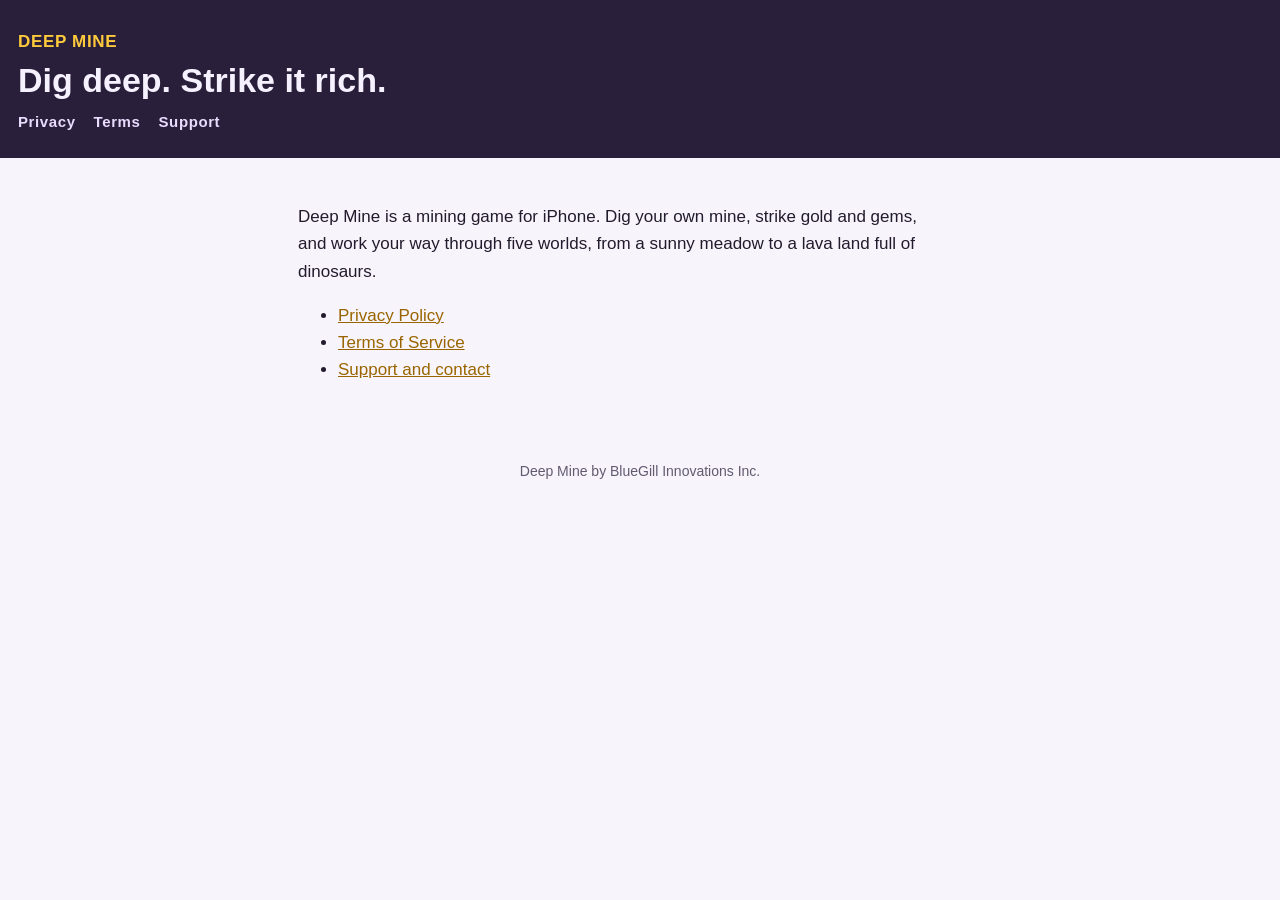
<file: index.html>
<!doctype html>
<html lang="en">
<head>
<meta charset="utf-8">
<meta name="viewport" content="width=device-width, initial-scale=1, viewport-fit=cover">
<title>Deep Mine</title>
<link rel="stylesheet" href="style.css">
</head>
<body>
<header>
  <a href="index.html">DEEP MINE</a>
  <h1>Dig deep. Strike it rich.</h1>
  <nav><a href="privacy.html">Privacy</a><a href="terms.html">Terms</a><a href="support.html">Support</a></nav>
</header>
<main>
  <p>Deep Mine is a mining game for iPhone. Dig your own mine, strike gold and gems, and work your way through five worlds, from a sunny meadow to a lava land full of dinosaurs.</p>
  <ul>
    <li><a href="privacy.html">Privacy Policy</a></li>
    <li><a href="terms.html">Terms of Service</a></li>
    <li><a href="support.html">Support and contact</a></li>
  </ul>
</main>
<footer>Deep Mine by BlueGill Innovations Inc.</footer>
</body>
</html>
</file>
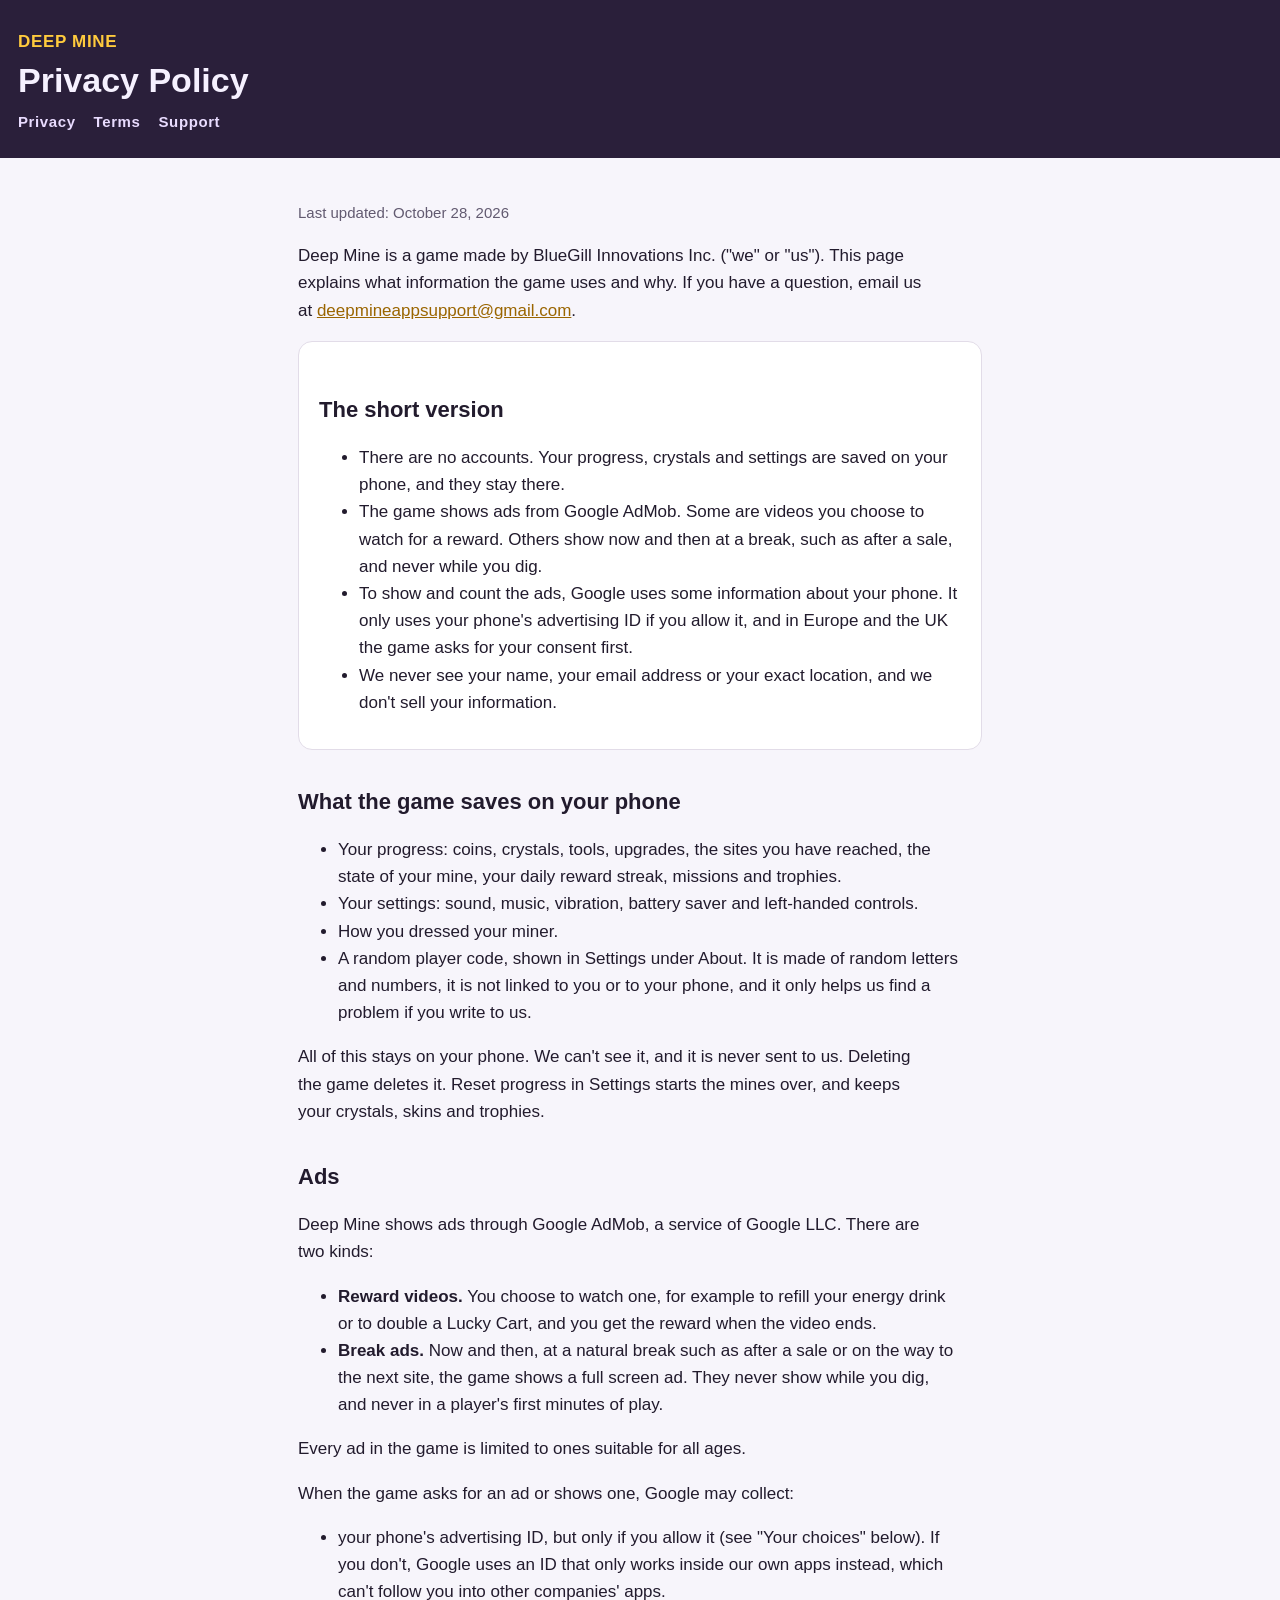
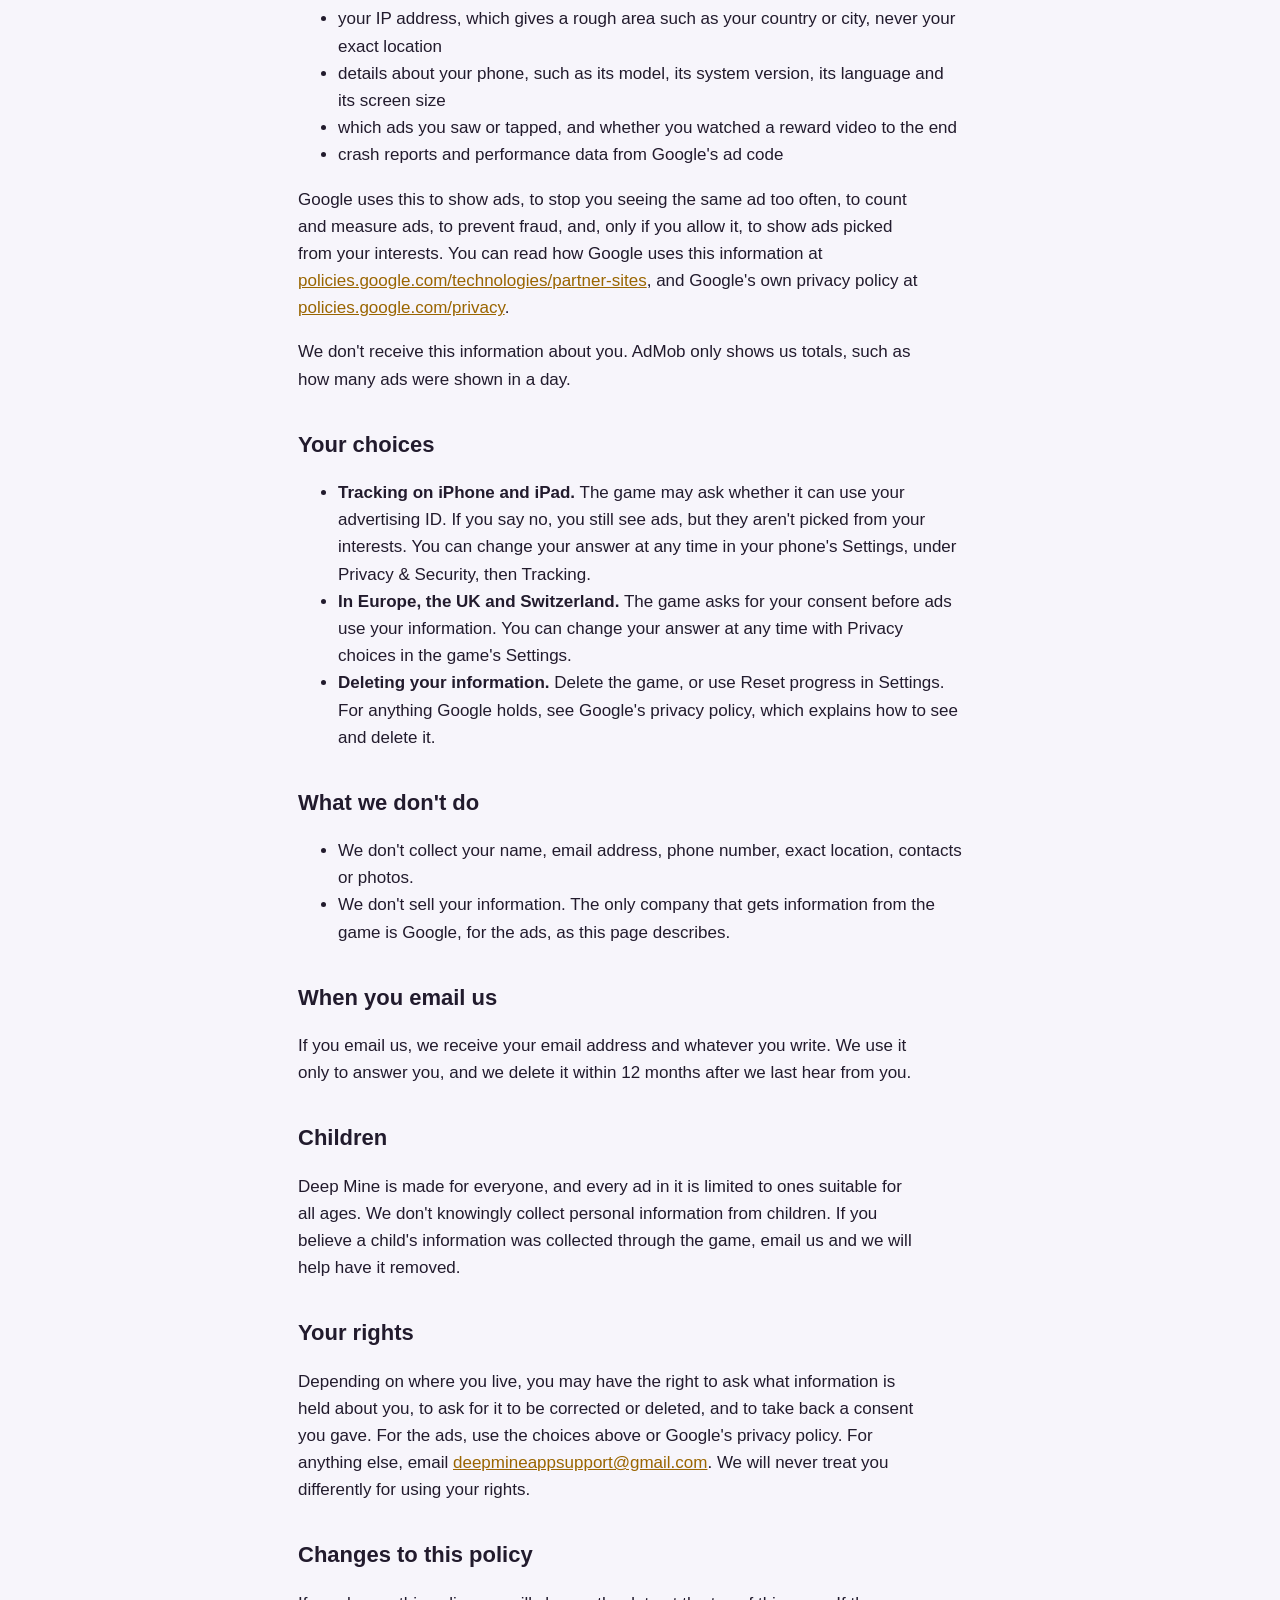
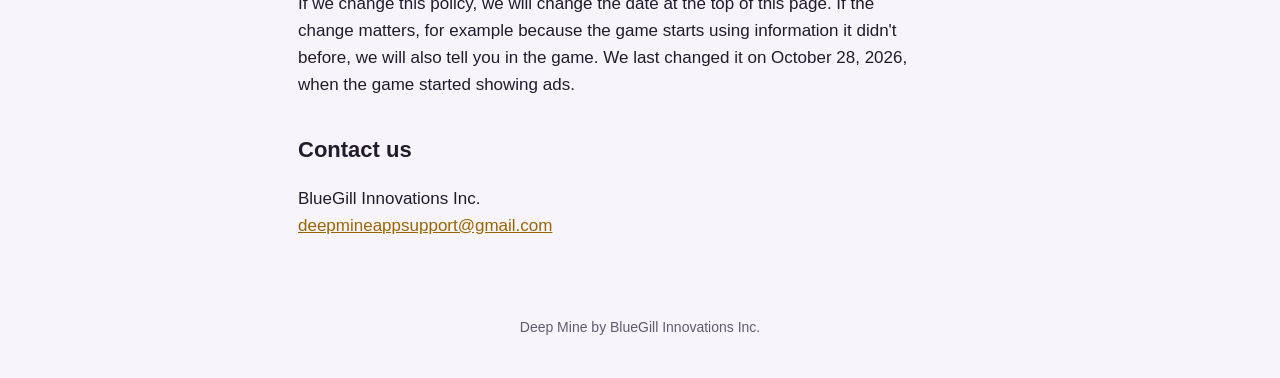
<file: privacy.html>
<!doctype html>
<html lang="en">
<head>
<meta charset="utf-8">
<meta name="viewport" content="width=device-width, initial-scale=1, viewport-fit=cover">
<title>Deep Mine Privacy Policy</title>
<link rel="stylesheet" href="style.css">
</head>
<body>
<header>
  <a href="index.html">DEEP MINE</a>
  <h1>Privacy Policy</h1>
  <nav><a href="privacy.html">Privacy</a><a href="terms.html">Terms</a><a href="support.html">Support</a></nav>
</header>
<main>
  <p class="updated">Last updated: October 28, 2026</p>
  <p>Deep Mine is a game made by BlueGill Innovations Inc. ("we" or "us"). This page explains what information the game uses and why. If you have a question, email us at <a href="mailto:deepmineappsupport@gmail.com">deepmineappsupport@gmail.com</a>.</p>

  <div class="box">
    <h2>The short version</h2>
    <ul>
      <li>There are no accounts. Your progress, crystals and settings are saved on your phone, and they stay there.</li>
      <li>The game shows ads from Google AdMob. Some are videos you choose to watch for a reward. Others show now and then at a break, such as after a sale, and never while you dig.</li>
      <li>To show and count the ads, Google uses some information about your phone. It only uses your phone's advertising ID if you allow it, and in Europe and the UK the game asks for your consent first.</li>
      <li>We never see your name, your email address or your exact location, and we don't sell your information.</li>
    </ul>
  </div>

  <h2>What the game saves on your phone</h2>
  <ul>
    <li>Your progress: coins, crystals, tools, upgrades, the sites you have reached, the state of your mine, your daily reward streak, missions and trophies.</li>
    <li>Your settings: sound, music, vibration, battery saver and left-handed controls.</li>
    <li>How you dressed your miner.</li>
    <li>A random player code, shown in Settings under About. It is made of random letters and numbers, it is not linked to you or to your phone, and it only helps us find a problem if you write to us.</li>
  </ul>
  <p>All of this stays on your phone. We can't see it, and it is never sent to us. Deleting the game deletes it. Reset progress in Settings starts the mines over, and keeps your crystals, skins and trophies.</p>

  <h2>Ads</h2>
  <p>Deep Mine shows ads through Google AdMob, a service of Google LLC. There are two kinds:</p>
  <ul>
    <li><strong>Reward videos.</strong> You choose to watch one, for example to refill your energy drink or to double a Lucky Cart, and you get the reward when the video ends.</li>
    <li><strong>Break ads.</strong> Now and then, at a natural break such as after a sale or on the way to the next site, the game shows a full screen ad. They never show while you dig, and never in a player's first minutes of play.</li>
  </ul>
  <p>Every ad in the game is limited to ones suitable for all ages.</p>
  <p>When the game asks for an ad or shows one, Google may collect:</p>
  <ul>
    <li>your phone's advertising ID, but only if you allow it (see "Your choices" below). If you don't, Google uses an ID that only works inside our own apps instead, which can't follow you into other companies' apps.</li>
    <li>your IP address, which gives a rough area such as your country or city, never your exact location</li>
    <li>details about your phone, such as its model, its system version, its language and its screen size</li>
    <li>which ads you saw or tapped, and whether you watched a reward video to the end</li>
    <li>crash reports and performance data from Google's ad code</li>
  </ul>
  <p>Google uses this to show ads, to stop you seeing the same ad too often, to count and measure ads, to prevent fraud, and, only if you allow it, to show ads picked from your interests. You can read how Google uses this information at <a href="https://policies.google.com/technologies/partner-sites">policies.google.com/technologies/partner-sites</a>, and Google's own privacy policy at <a href="https://policies.google.com/privacy">policies.google.com/privacy</a>.</p>
  <p>We don't receive this information about you. AdMob only shows us totals, such as how many ads were shown in a day.</p>

  <h2>Your choices</h2>
  <ul>
    <li><strong>Tracking on iPhone and iPad.</strong> The game may ask whether it can use your advertising ID. If you say no, you still see ads, but they aren't picked from your interests. You can change your answer at any time in your phone's Settings, under Privacy &amp; Security, then Tracking.</li>
    <li><strong>In Europe, the UK and Switzerland.</strong> The game asks for your consent before ads use your information. You can change your answer at any time with Privacy choices in the game's Settings.</li>
    <li><strong>Deleting your information.</strong> Delete the game, or use Reset progress in Settings. For anything Google holds, see Google's privacy policy, which explains how to see and delete it.</li>
  </ul>

  <h2>What we don't do</h2>
  <ul>
    <li>We don't collect your name, email address, phone number, exact location, contacts or photos.</li>
    <li>We don't sell your information. The only company that gets information from the game is Google, for the ads, as this page describes.</li>
  </ul>

  <h2>When you email us</h2>
  <p>If you email us, we receive your email address and whatever you write. We use it only to answer you, and we delete it within 12 months after we last hear from you.</p>

  <h2>Children</h2>
  <p>Deep Mine is made for everyone, and every ad in it is limited to ones suitable for all ages. We don't knowingly collect personal information from children. If you believe a child's information was collected through the game, email us and we will help have it removed.</p>

  <h2>Your rights</h2>
  <p>Depending on where you live, you may have the right to ask what information is held about you, to ask for it to be corrected or deleted, and to take back a consent you gave. For the ads, use the choices above or Google's privacy policy. For anything else, email <a href="mailto:deepmineappsupport@gmail.com">deepmineappsupport@gmail.com</a>. We will never treat you differently for using your rights.</p>

  <h2>Changes to this policy</h2>
  <p>If we change this policy, we will change the date at the top of this page. If the change matters, for example because the game starts using information it didn't before, we will also tell you in the game. We last changed it on October 28, 2026, when the game started showing ads.</p>

  <h2>Contact us</h2>
  <p>BlueGill Innovations Inc.<br><a href="mailto:deepmineappsupport@gmail.com">deepmineappsupport@gmail.com</a></p>
</main>
<footer>Deep Mine by BlueGill Innovations Inc.</footer>
</body>
</html>
</file>
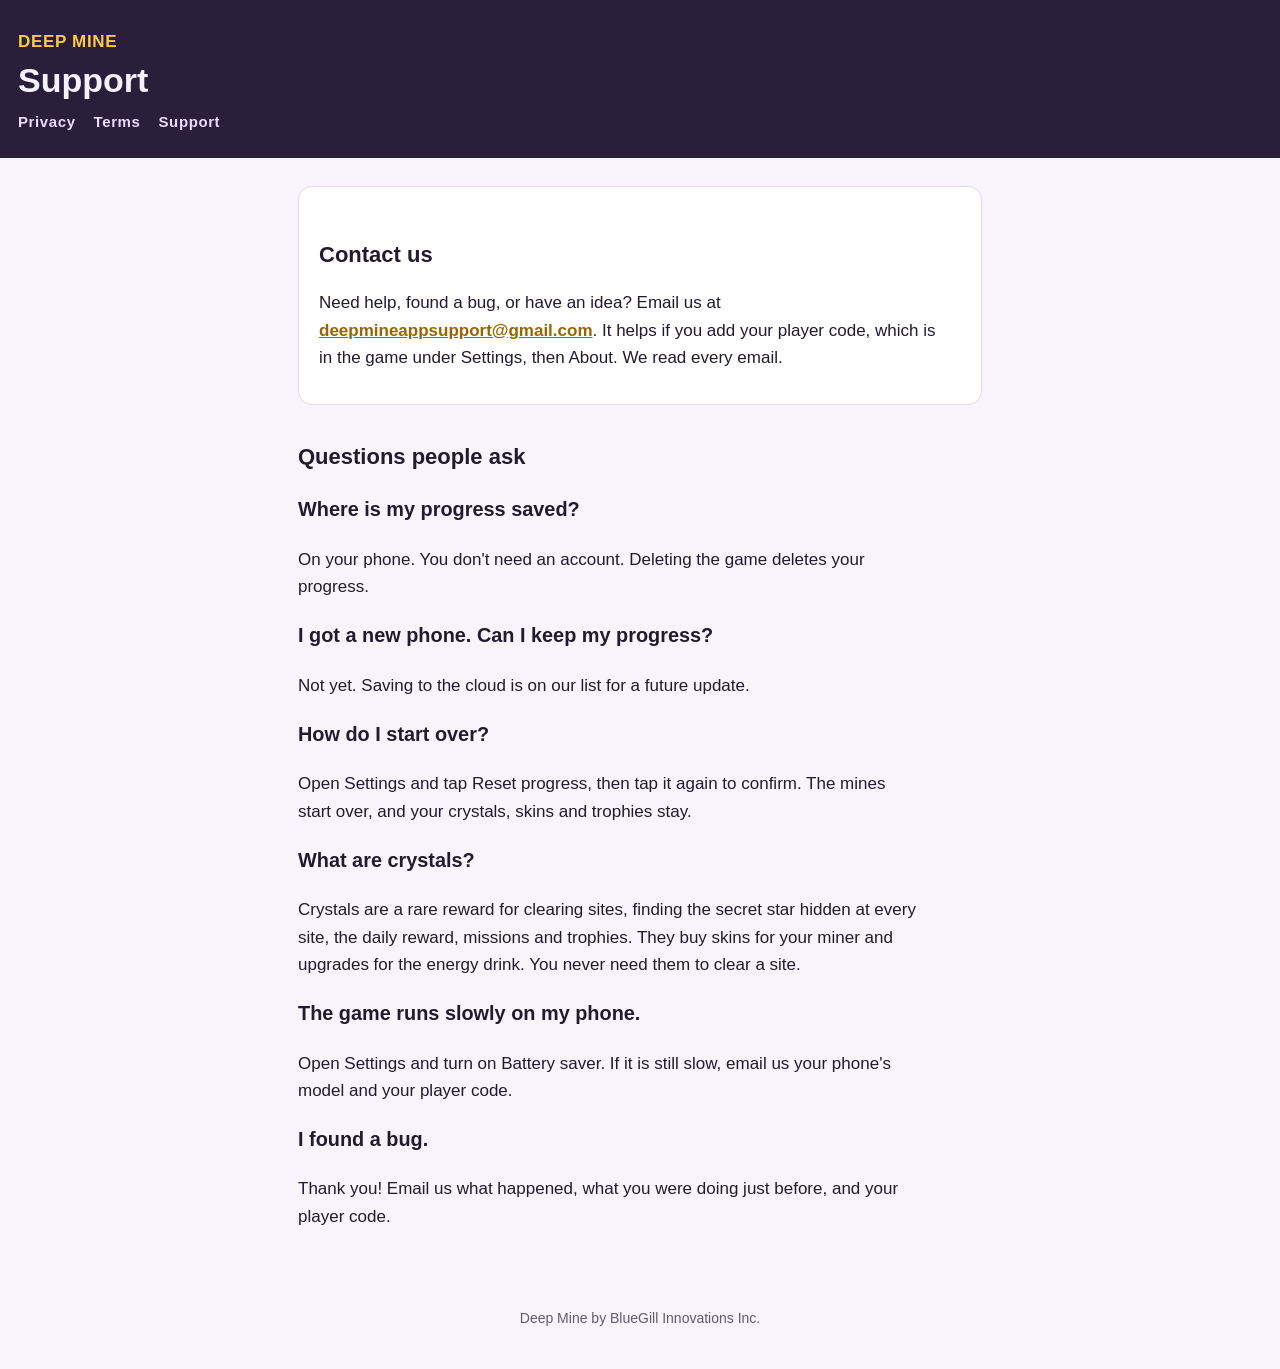
<file: support.html>
<!doctype html>
<html lang="en">
<head>
<meta charset="utf-8">
<meta name="viewport" content="width=device-width, initial-scale=1, viewport-fit=cover">
<title>Deep Mine Support</title>
<link rel="stylesheet" href="style.css">
</head>
<body>
<header>
  <a href="index.html">DEEP MINE</a>
  <h1>Support</h1>
  <nav><a href="privacy.html">Privacy</a><a href="terms.html">Terms</a><a href="support.html">Support</a></nav>
</header>
<main>
  <div class="box">
    <h2>Contact us</h2>
    <p>Need help, found a bug, or have an idea? Email us at <a href="mailto:deepmineappsupport@gmail.com"><strong>deepmineappsupport@gmail.com</strong></a>. It helps if you add your player code, which is in the game under Settings, then About. We read every email.</p>
  </div>

  <h2>Questions people ask</h2>

  <h3>Where is my progress saved?</h3>
  <p>On your phone. You don't need an account. Deleting the game deletes your progress.</p>

  <h3>I got a new phone. Can I keep my progress?</h3>
  <p>Not yet. Saving to the cloud is on our list for a future update.</p>

  <h3>How do I start over?</h3>
  <p>Open Settings and tap Reset progress, then tap it again to confirm. The mines start over, and your crystals, skins and trophies stay.</p>

  <h3>What are crystals?</h3>
  <p>Crystals are a rare reward for clearing sites, finding the secret star hidden at every site, the daily reward, missions and trophies. They buy skins for your miner and upgrades for the energy drink. You never need them to clear a site.</p>

  <h3>The game runs slowly on my phone.</h3>
  <p>Open Settings and turn on Battery saver. If it is still slow, email us your phone's model and your player code.</p>

  <h3>I found a bug.</h3>
  <p>Thank you! Email us what happened, what you were doing just before, and your player code.</p>
</main>
<footer>Deep Mine by BlueGill Innovations Inc.</footer>
</body>
</html>
</file>
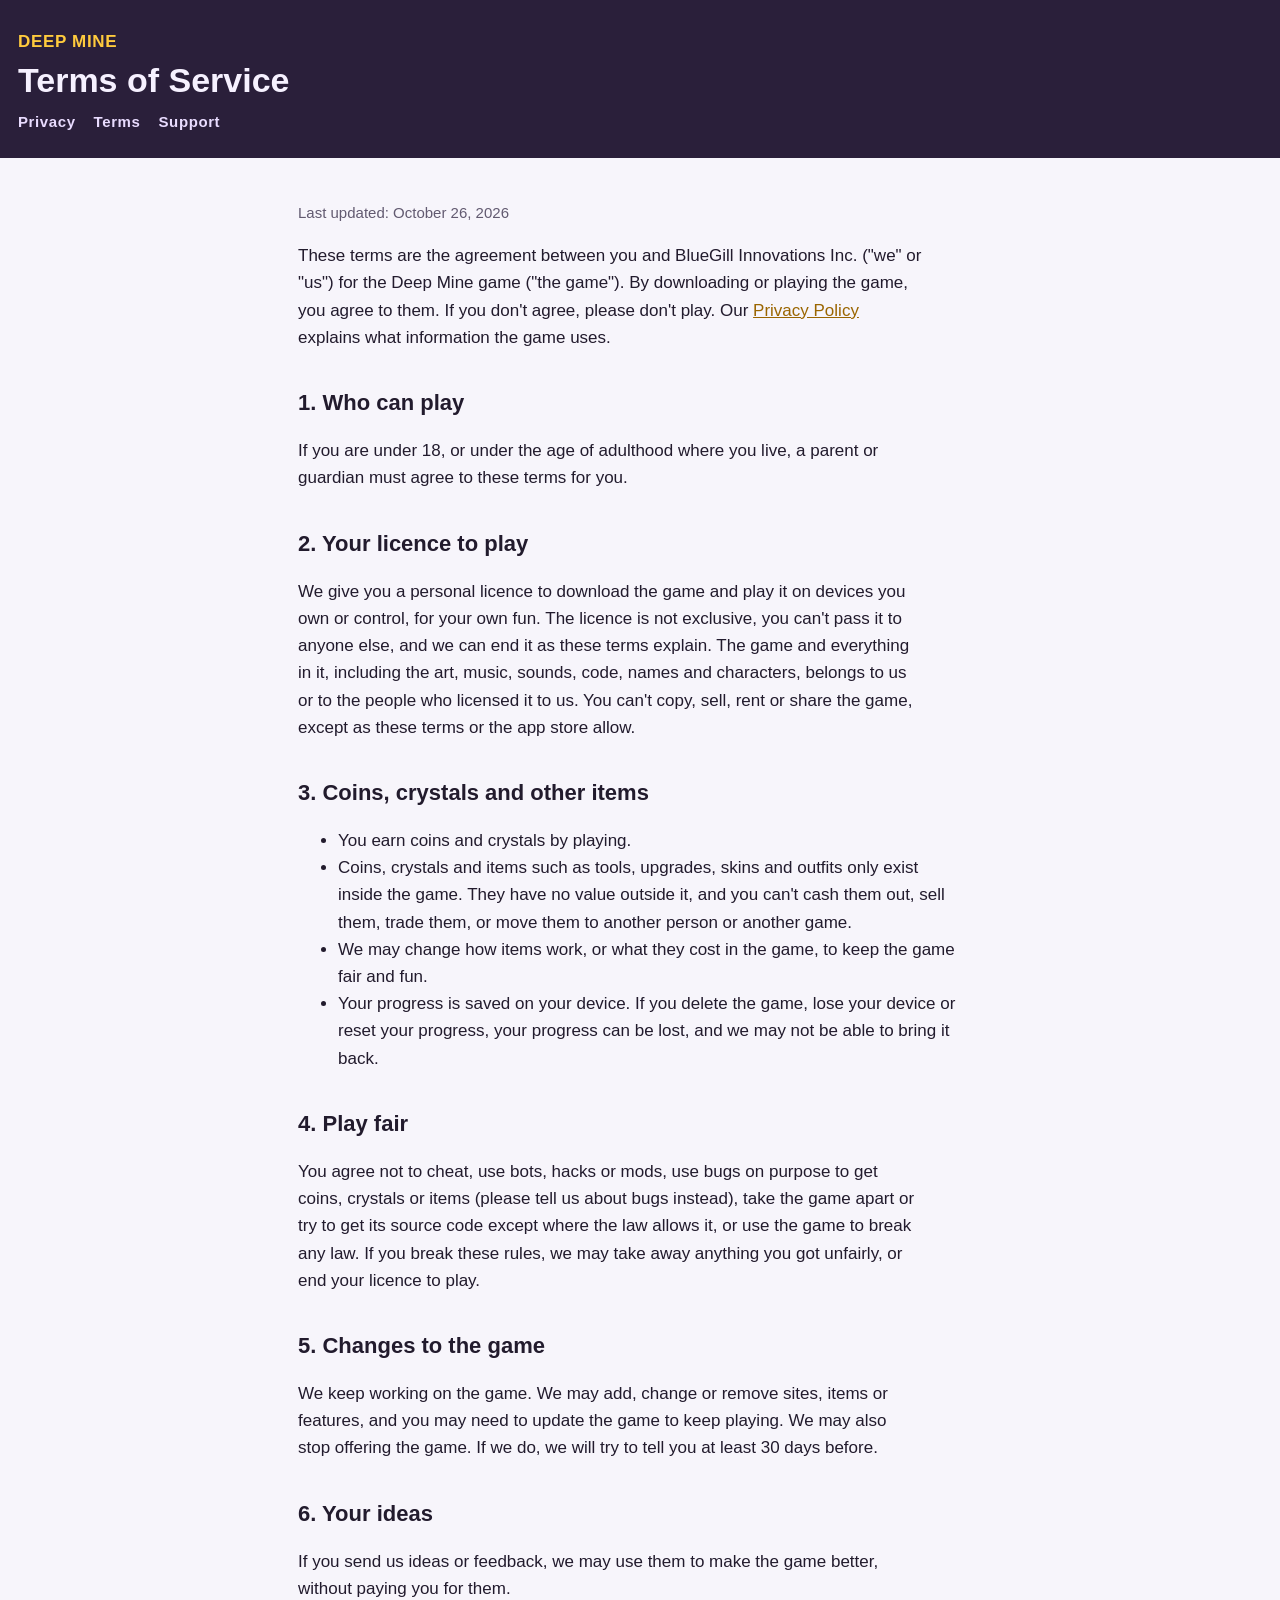
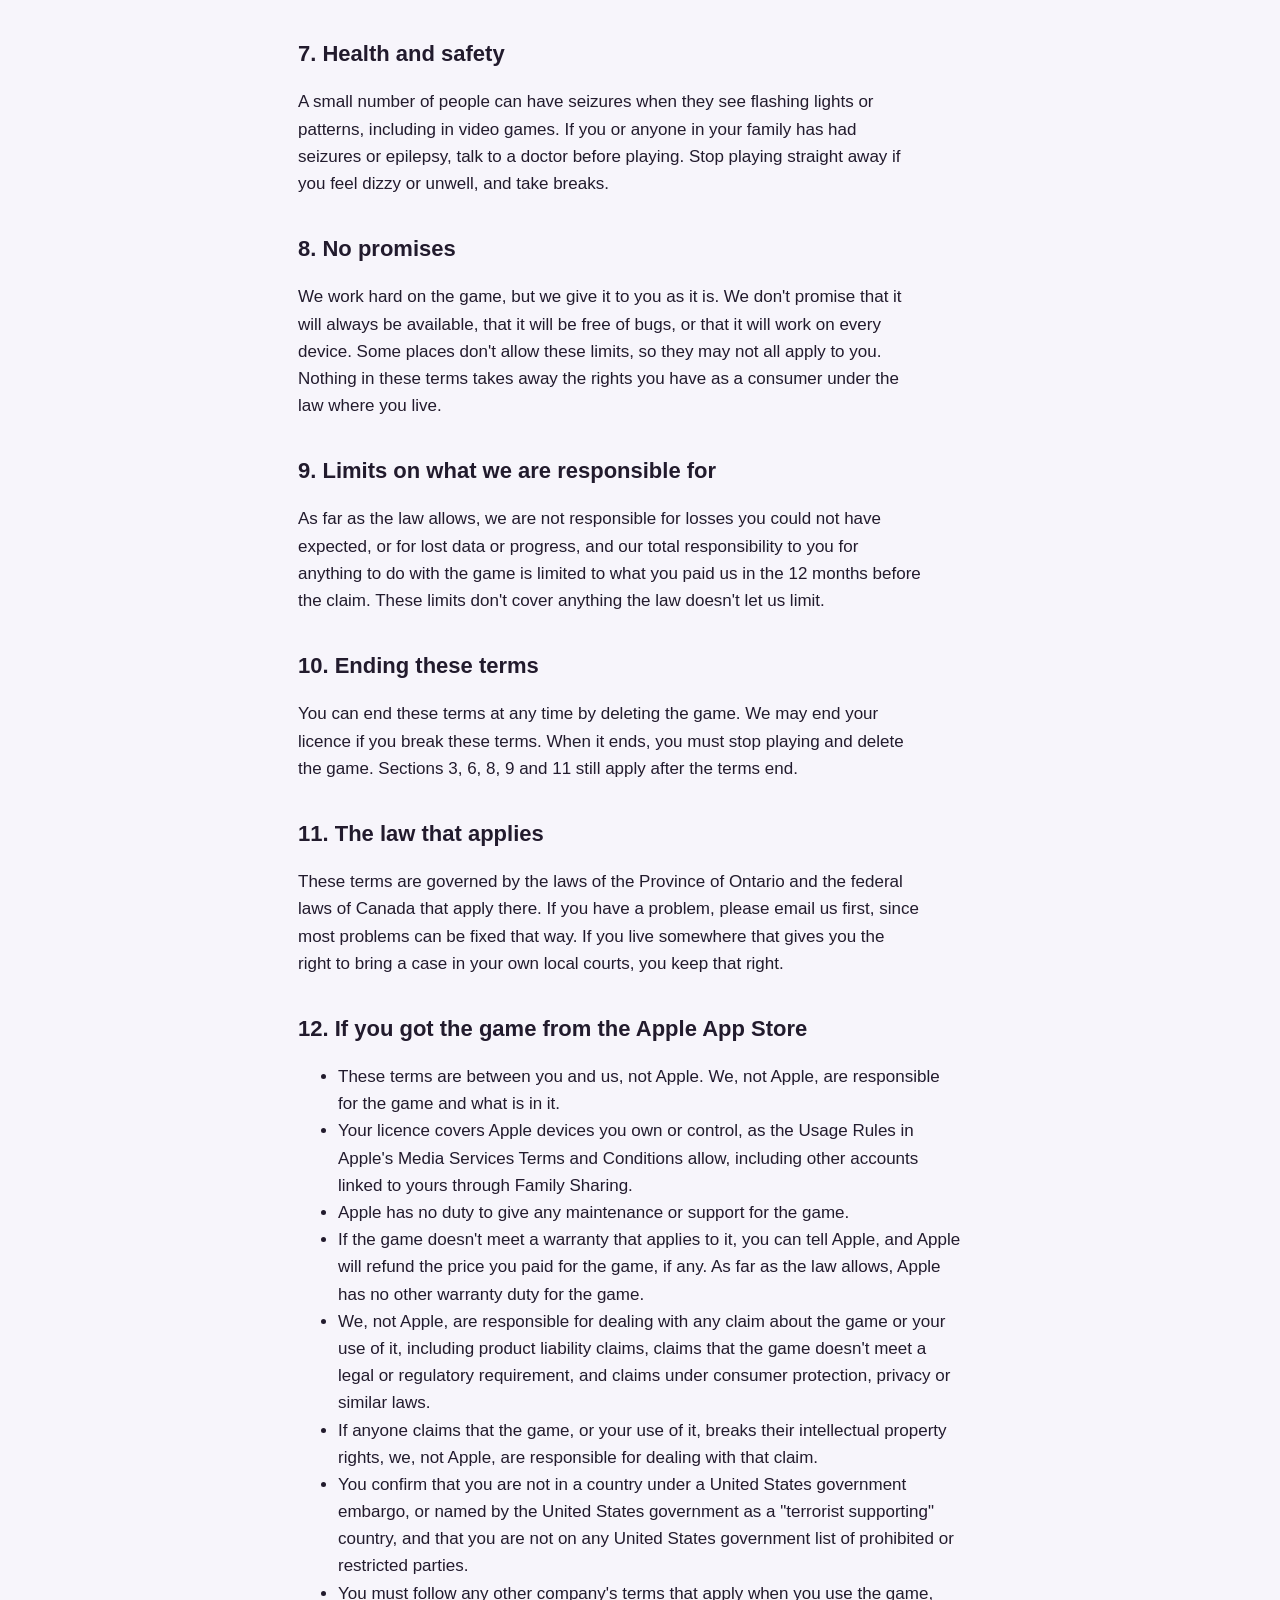
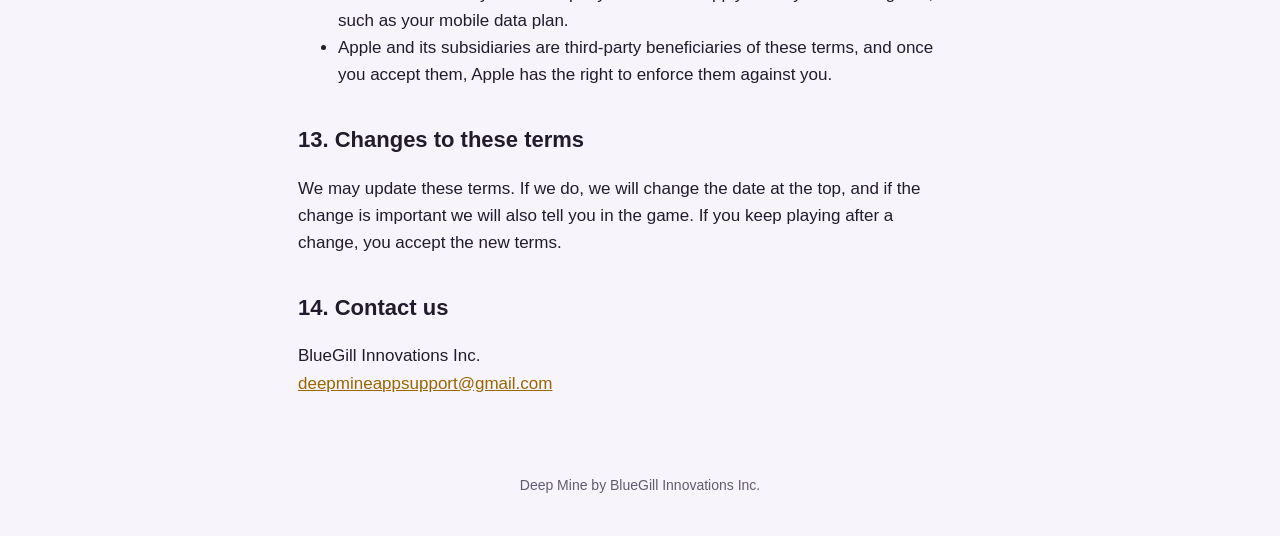
<file: terms.html>
<!doctype html>
<html lang="en">
<head>
<meta charset="utf-8">
<meta name="viewport" content="width=device-width, initial-scale=1, viewport-fit=cover">
<title>Deep Mine Terms of Service</title>
<link rel="stylesheet" href="style.css">
</head>
<body>
<header>
  <a href="index.html">DEEP MINE</a>
  <h1>Terms of Service</h1>
  <nav><a href="privacy.html">Privacy</a><a href="terms.html">Terms</a><a href="support.html">Support</a></nav>
</header>
<main>
  <p class="updated">Last updated: October 26, 2026</p>
  <p>These terms are the agreement between you and BlueGill Innovations Inc. ("we" or "us") for the Deep Mine game ("the game"). By downloading or playing the game, you agree to them. If you don't agree, please don't play. Our <a href="privacy.html">Privacy Policy</a> explains what information the game uses.</p>

  <h2>1. Who can play</h2>
  <p>If you are under 18, or under the age of adulthood where you live, a parent or guardian must agree to these terms for you.</p>

  <h2>2. Your licence to play</h2>
  <p>We give you a personal licence to download the game and play it on devices you own or control, for your own fun. The licence is not exclusive, you can't pass it to anyone else, and we can end it as these terms explain. The game and everything in it, including the art, music, sounds, code, names and characters, belongs to us or to the people who licensed it to us. You can't copy, sell, rent or share the game, except as these terms or the app store allow.</p>

  <h2>3. Coins, crystals and other items</h2>
  <ul>
    <li>You earn coins and crystals by playing.</li>
    <li>Coins, crystals and items such as tools, upgrades, skins and outfits only exist inside the game. They have no value outside it, and you can't cash them out, sell them, trade them, or move them to another person or another game.</li>
    <li>We may change how items work, or what they cost in the game, to keep the game fair and fun.</li>
    <li>Your progress is saved on your device. If you delete the game, lose your device or reset your progress, your progress can be lost, and we may not be able to bring it back.</li>
  </ul>

  <h2>4. Play fair</h2>
  <p>You agree not to cheat, use bots, hacks or mods, use bugs on purpose to get coins, crystals or items (please tell us about bugs instead), take the game apart or try to get its source code except where the law allows it, or use the game to break any law. If you break these rules, we may take away anything you got unfairly, or end your licence to play.</p>

  <h2>5. Changes to the game</h2>
  <p>We keep working on the game. We may add, change or remove sites, items or features, and you may need to update the game to keep playing. We may also stop offering the game. If we do, we will try to tell you at least 30 days before.</p>

  <h2>6. Your ideas</h2>
  <p>If you send us ideas or feedback, we may use them to make the game better, without paying you for them.</p>

  <h2>7. Health and safety</h2>
  <p>A small number of people can have seizures when they see flashing lights or patterns, including in video games. If you or anyone in your family has had seizures or epilepsy, talk to a doctor before playing. Stop playing straight away if you feel dizzy or unwell, and take breaks.</p>

  <h2>8. No promises</h2>
  <p>We work hard on the game, but we give it to you as it is. We don't promise that it will always be available, that it will be free of bugs, or that it will work on every device. Some places don't allow these limits, so they may not all apply to you. Nothing in these terms takes away the rights you have as a consumer under the law where you live.</p>

  <h2>9. Limits on what we are responsible for</h2>
  <p>As far as the law allows, we are not responsible for losses you could not have expected, or for lost data or progress, and our total responsibility to you for anything to do with the game is limited to what you paid us in the 12 months before the claim. These limits don't cover anything the law doesn't let us limit.</p>

  <h2>10. Ending these terms</h2>
  <p>You can end these terms at any time by deleting the game. We may end your licence if you break these terms. When it ends, you must stop playing and delete the game. Sections 3, 6, 8, 9 and 11 still apply after the terms end.</p>

  <h2>11. The law that applies</h2>
  <p>These terms are governed by the laws of the Province of Ontario and the federal laws of Canada that apply there. If you have a problem, please email us first, since most problems can be fixed that way. If you live somewhere that gives you the right to bring a case in your own local courts, you keep that right.</p>

  <h2>12. If you got the game from the Apple App Store</h2>
  <ul>
    <li>These terms are between you and us, not Apple. We, not Apple, are responsible for the game and what is in it.</li>
    <li>Your licence covers Apple devices you own or control, as the Usage Rules in Apple's Media Services Terms and Conditions allow, including other accounts linked to yours through Family Sharing.</li>
    <li>Apple has no duty to give any maintenance or support for the game.</li>
    <li>If the game doesn't meet a warranty that applies to it, you can tell Apple, and Apple will refund the price you paid for the game, if any. As far as the law allows, Apple has no other warranty duty for the game.</li>
    <li>We, not Apple, are responsible for dealing with any claim about the game or your use of it, including product liability claims, claims that the game doesn't meet a legal or regulatory requirement, and claims under consumer protection, privacy or similar laws.</li>
    <li>If anyone claims that the game, or your use of it, breaks their intellectual property rights, we, not Apple, are responsible for dealing with that claim.</li>
    <li>You confirm that you are not in a country under a United States government embargo, or named by the United States government as a "terrorist supporting" country, and that you are not on any United States government list of prohibited or restricted parties.</li>
    <li>You must follow any other company's terms that apply when you use the game, such as your mobile data plan.</li>
    <li>Apple and its subsidiaries are third-party beneficiaries of these terms, and once you accept them, Apple has the right to enforce them against you.</li>
  </ul>

  <h2>13. Changes to these terms</h2>
  <p>We may update these terms. If we do, we will change the date at the top, and if the change is important we will also tell you in the game. If you keep playing after a change, you accept the new terms.</p>

  <h2>14. Contact us</h2>
  <p>BlueGill Innovations Inc.<br><a href="mailto:deepmineappsupport@gmail.com">deepmineappsupport@gmail.com</a></p>
</main>
<footer>Deep Mine by BlueGill Innovations Inc.</footer>
</body>
</html>
</file>
<file: style.css>
:root {
  --paper: #f7f5fb;
  --card: #ffffff;
  --ink: #221b2d;
  --muted: #625a70;
  --line: #e2dce8;
  --gold: #9a6500;
  --plum: #2a1f3a;
  color-scheme: light;
}
@media (prefers-color-scheme: dark) {
  :root { --paper: #141019; --card: #1d1726; --ink: #eee8f5; --muted: #a99fb8; --line: #31283d; --gold: #ffcb3d; --plum: #0e0b13; color-scheme: dark; }
}
* { box-sizing: border-box; }
body { margin: 0; background: var(--paper); color: var(--ink); font: 17px/1.6 -apple-system, BlinkMacSystemFont, "Segoe UI", Roboto, sans-serif; }
header { background: var(--plum); color: #f6f1ff; padding: 28px max(18px, env(safe-area-inset-left)) 24px; }
header a { color: #ffcb3d; text-decoration: none; font-weight: 800; letter-spacing: 0.04em; }
header h1 { margin: 6px 0 0; font-size: 34px; line-height: 1.15; }
main { max-width: 720px; margin: 0 auto; padding: 28px max(18px, env(safe-area-inset-left)) 60px; }
h2 { font-size: 22px; margin: 34px 0 8px; }
p, li { max-width: 66ch; }
a { color: var(--gold); }
.updated { color: var(--muted); font-size: 15px; }
.box { background: var(--card); border: 1px solid var(--line); border-radius: 14px; padding: 16px 20px; }
nav { display: flex; gap: 18px; flex-wrap: wrap; margin-top: 10px; font-size: 15px; }
nav a { color: #e9dcff; }
footer { color: var(--muted); font-size: 14px; text-align: center; padding: 0 18px 40px; }
</file>
